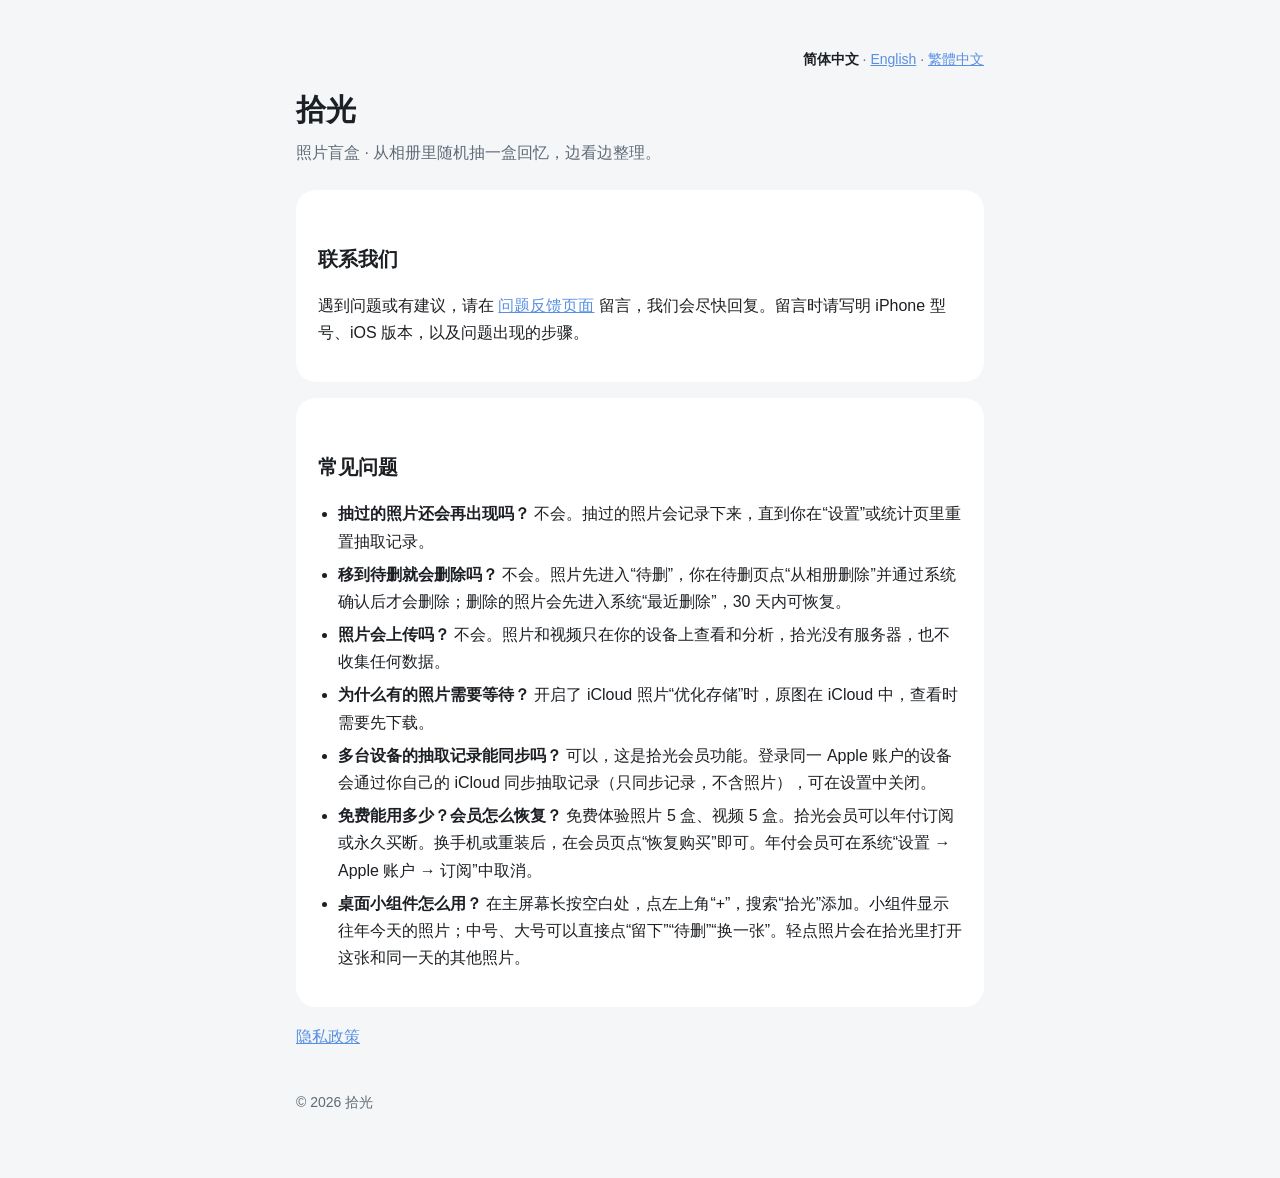
<file: index.html>
<!doctype html>
<html lang="zh-Hans"><head><meta charset="utf-8"><meta name="viewport" content="width=device-width, initial-scale=1">
<title>拾光 · 技术支持</title><link rel="stylesheet" href="style.css"></head>
<body><main>
<nav class="lang"><a href="index.html" aria-current="page">简体中文</a> · <a href="index-en.html">English</a> · <a href="index-zh-Hant.html">繁體中文</a></nav>
<h1>拾光</h1>
<p class="sub">照片盲盒 · 从相册里随机抽一盒回忆，边看边整理。</p>

<div class="card">
<h2>联系我们</h2>
<p>遇到问题或有建议，请在 <a href="https://github.com/Yshfan/shiguang/issues">问题反馈页面</a> 留言，我们会尽快回复。留言时请写明 iPhone 型号、iOS 版本，以及问题出现的步骤。</p>
</div>

<div class="card">
<h2>常见问题</h2>
<ul>
<li><b>抽过的照片还会再出现吗？</b> 不会。抽过的照片会记录下来，直到你在“设置”或统计页里重置抽取记录。</li>
<li><b>移到待删就会删除吗？</b> 不会。照片先进入“待删”，你在待删页点“从相册删除”并通过系统确认后才会删除；删除的照片会先进入系统“最近删除”，30 天内可恢复。</li>
<li><b>照片会上传吗？</b> 不会。照片和视频只在你的设备上查看和分析，拾光没有服务器，也不收集任何数据。</li>
<li><b>为什么有的照片需要等待？</b> 开启了 iCloud 照片“优化存储”时，原图在 iCloud 中，查看时需要先下载。</li>
<li><b>多台设备的抽取记录能同步吗？</b> 可以，这是拾光会员功能。登录同一 Apple 账户的设备会通过你自己的 iCloud 同步抽取记录（只同步记录，不含照片），可在设置中关闭。</li>
<li><b>免费能用多少？会员怎么恢复？</b> 免费体验照片 5 盒、视频 5 盒。拾光会员可以年付订阅或永久买断。换手机或重装后，在会员页点“恢复购买”即可。年付会员可在系统“设置 → Apple 账户 → 订阅”中取消。</li>
<li><b>桌面小组件怎么用？</b> 在主屏幕长按空白处，点左上角“+”，搜索“拾光”添加。小组件显示往年今天的照片；中号、大号可以直接点“留下”“待删”“换一张”。轻点照片会在拾光里打开这张和同一天的其他照片。</li>
</ul>
</div>

<p><a href="privacy.html">隐私政策</a></p>
<footer>© 2026 拾光</footer>
</main></body></html>
</file>
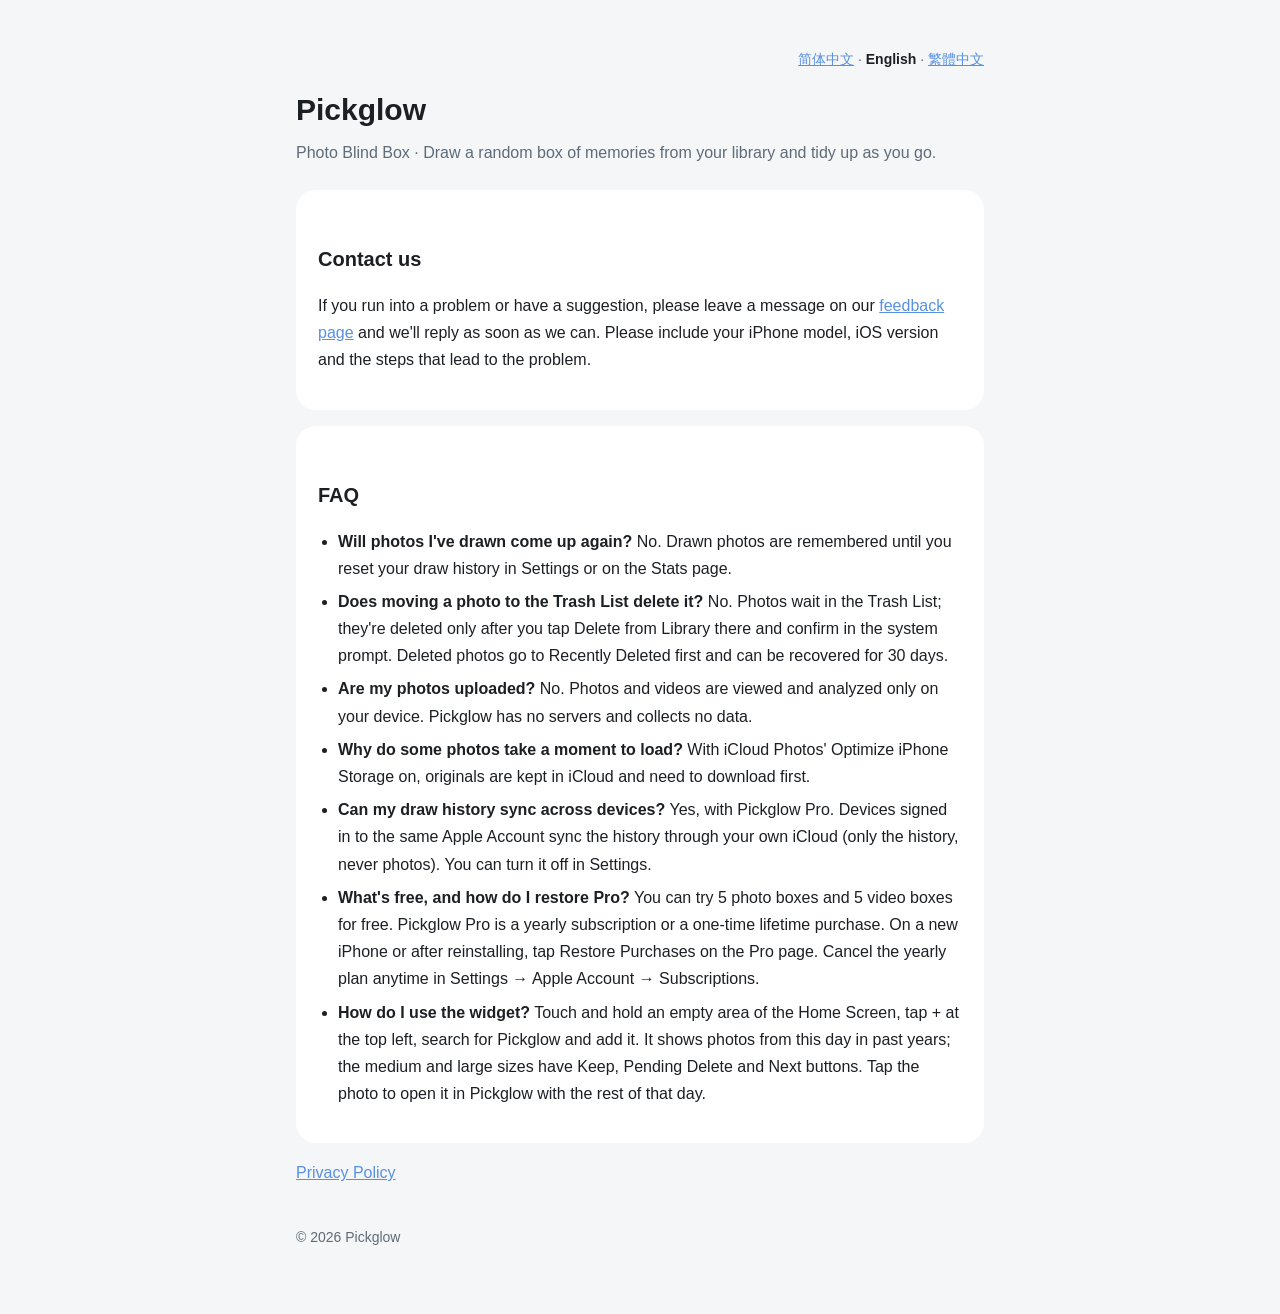
<file: index-en.html>
<!doctype html>
<html lang="en"><head><meta charset="utf-8"><meta name="viewport" content="width=device-width, initial-scale=1">
<title>Pickglow · Support</title><link rel="stylesheet" href="style.css"></head>
<body><main>
<nav class="lang"><a href="index.html">简体中文</a> · <a href="index-en.html" aria-current="page">English</a> · <a href="index-zh-Hant.html">繁體中文</a></nav>
<h1>Pickglow</h1>
<p class="sub">Photo Blind Box · Draw a random box of memories from your library and tidy up as you go.</p>
<div class="card"><h2>Contact us</h2>
<p>If you run into a problem or have a suggestion, please leave a message on our <a href="https://github.com/Yshfan/shiguang/issues">feedback page</a> and we'll reply as soon as we can. Please include your iPhone model, iOS version and the steps that lead to the problem.</p></div>
<div class="card"><h2>FAQ</h2><ul>
<li><b>Will photos I've drawn come up again?</b> No. Drawn photos are remembered until you reset your draw history in Settings or on the Stats page.</li>
<li><b>Does moving a photo to the Trash List delete it?</b> No. Photos wait in the Trash List; they're deleted only after you tap Delete from Library there and confirm in the system prompt. Deleted photos go to Recently Deleted first and can be recovered for 30 days.</li>
<li><b>Are my photos uploaded?</b> No. Photos and videos are viewed and analyzed only on your device. Pickglow has no servers and collects no data.</li>
<li><b>Why do some photos take a moment to load?</b> With iCloud Photos' Optimize iPhone Storage on, originals are kept in iCloud and need to download first.</li>
<li><b>Can my draw history sync across devices?</b> Yes, with Pickglow Pro. Devices signed in to the same Apple Account sync the history through your own iCloud (only the history, never photos). You can turn it off in Settings.</li>
<li><b>What's free, and how do I restore Pro?</b> You can try 5 photo boxes and 5 video boxes for free. Pickglow Pro is a yearly subscription or a one-time lifetime purchase. On a new iPhone or after reinstalling, tap Restore Purchases on the Pro page. Cancel the yearly plan anytime in Settings → Apple Account → Subscriptions.</li>
<li><b>How do I use the widget?</b> Touch and hold an empty area of the Home Screen, tap + at the top left, search for Pickglow and add it. It shows photos from this day in past years; the medium and large sizes have Keep, Pending Delete and Next buttons. Tap the photo to open it in Pickglow with the rest of that day.</li></ul></div>
<p><a href="privacy-en.html">Privacy Policy</a></p>
<footer>© 2026 Pickglow</footer>
</main></body></html>
</file>
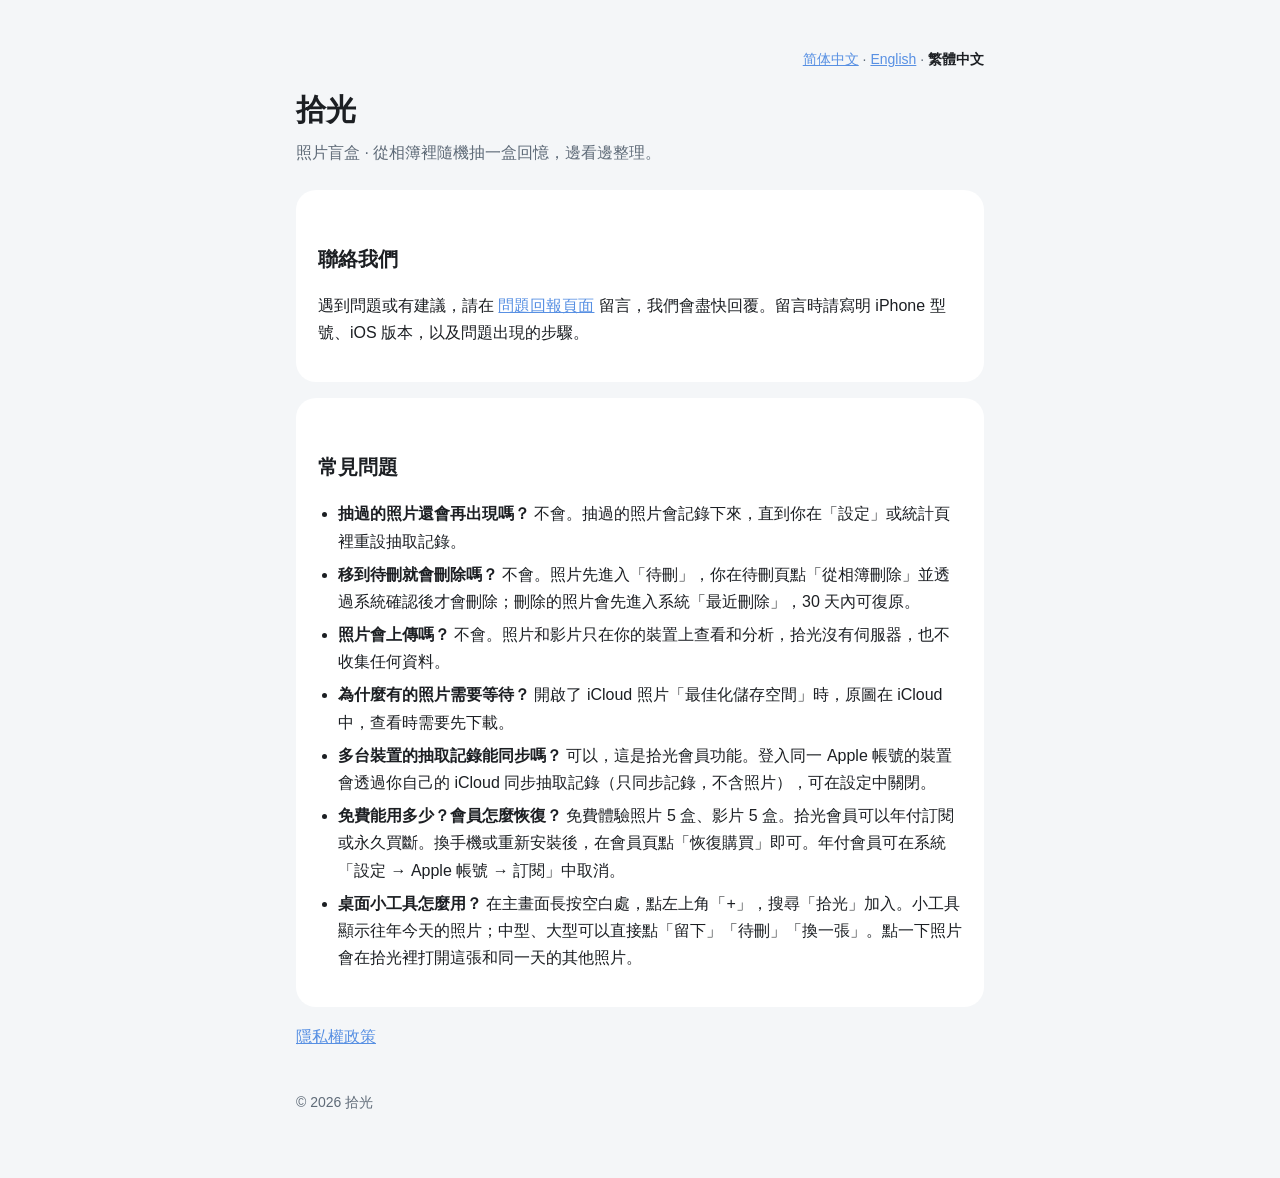
<file: index-zh-Hant.html>
<!doctype html>
<html lang="zh-Hant"><head><meta charset="utf-8"><meta name="viewport" content="width=device-width, initial-scale=1">
<title>拾光 · 技術支援</title><link rel="stylesheet" href="style.css"></head>
<body><main>
<nav class="lang"><a href="index.html">简体中文</a> · <a href="index-en.html">English</a> · <a href="index-zh-Hant.html" aria-current="page">繁體中文</a></nav>
<h1>拾光</h1>
<p class="sub">照片盲盒 · 從相簿裡隨機抽一盒回憶，邊看邊整理。</p>
<div class="card"><h2>聯絡我們</h2>
<p>遇到問題或有建議，請在 <a href="https://github.com/Yshfan/shiguang/issues">問題回報頁面</a> 留言，我們會盡快回覆。留言時請寫明 iPhone 型號、iOS 版本，以及問題出現的步驟。</p></div>
<div class="card"><h2>常見問題</h2><ul>
<li><b>抽過的照片還會再出現嗎？</b> 不會。抽過的照片會記錄下來，直到你在「設定」或統計頁裡重設抽取記錄。</li>
<li><b>移到待刪就會刪除嗎？</b> 不會。照片先進入「待刪」，你在待刪頁點「從相簿刪除」並透過系統確認後才會刪除；刪除的照片會先進入系統「最近刪除」，30 天內可復原。</li>
<li><b>照片會上傳嗎？</b> 不會。照片和影片只在你的裝置上查看和分析，拾光沒有伺服器，也不收集任何資料。</li>
<li><b>為什麼有的照片需要等待？</b> 開啟了 iCloud 照片「最佳化儲存空間」時，原圖在 iCloud 中，查看時需要先下載。</li>
<li><b>多台裝置的抽取記錄能同步嗎？</b> 可以，這是拾光會員功能。登入同一 Apple 帳號的裝置會透過你自己的 iCloud 同步抽取記錄（只同步記錄，不含照片），可在設定中關閉。</li>
<li><b>免費能用多少？會員怎麼恢復？</b> 免費體驗照片 5 盒、影片 5 盒。拾光會員可以年付訂閱或永久買斷。換手機或重新安裝後，在會員頁點「恢復購買」即可。年付會員可在系統「設定 → Apple 帳號 → 訂閱」中取消。</li>
<li><b>桌面小工具怎麼用？</b> 在主畫面長按空白處，點左上角「+」，搜尋「拾光」加入。小工具顯示往年今天的照片；中型、大型可以直接點「留下」「待刪」「換一張」。點一下照片會在拾光裡打開這張和同一天的其他照片。</li></ul></div>
<p><a href="privacy-zh-Hant.html">隱私權政策</a></p>
<footer>© 2026 拾光</footer>
</main></body></html>
</file>
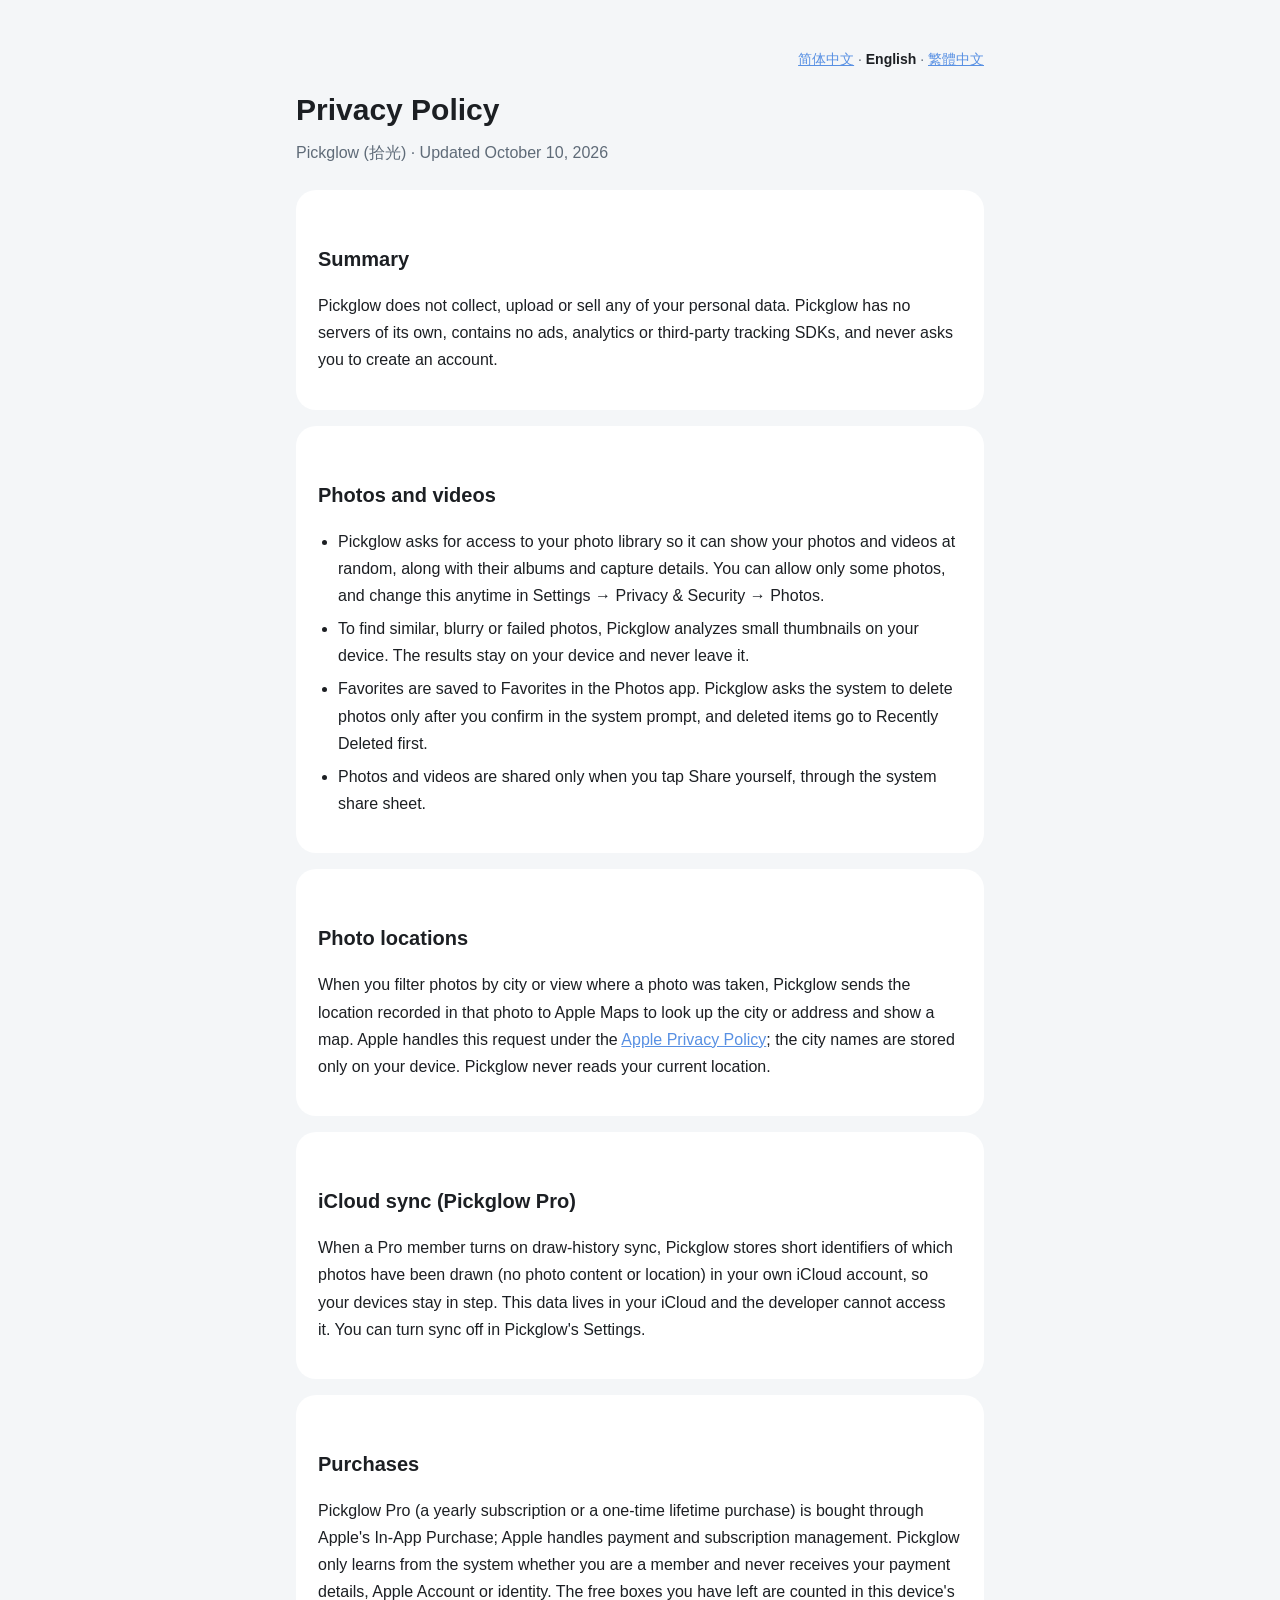
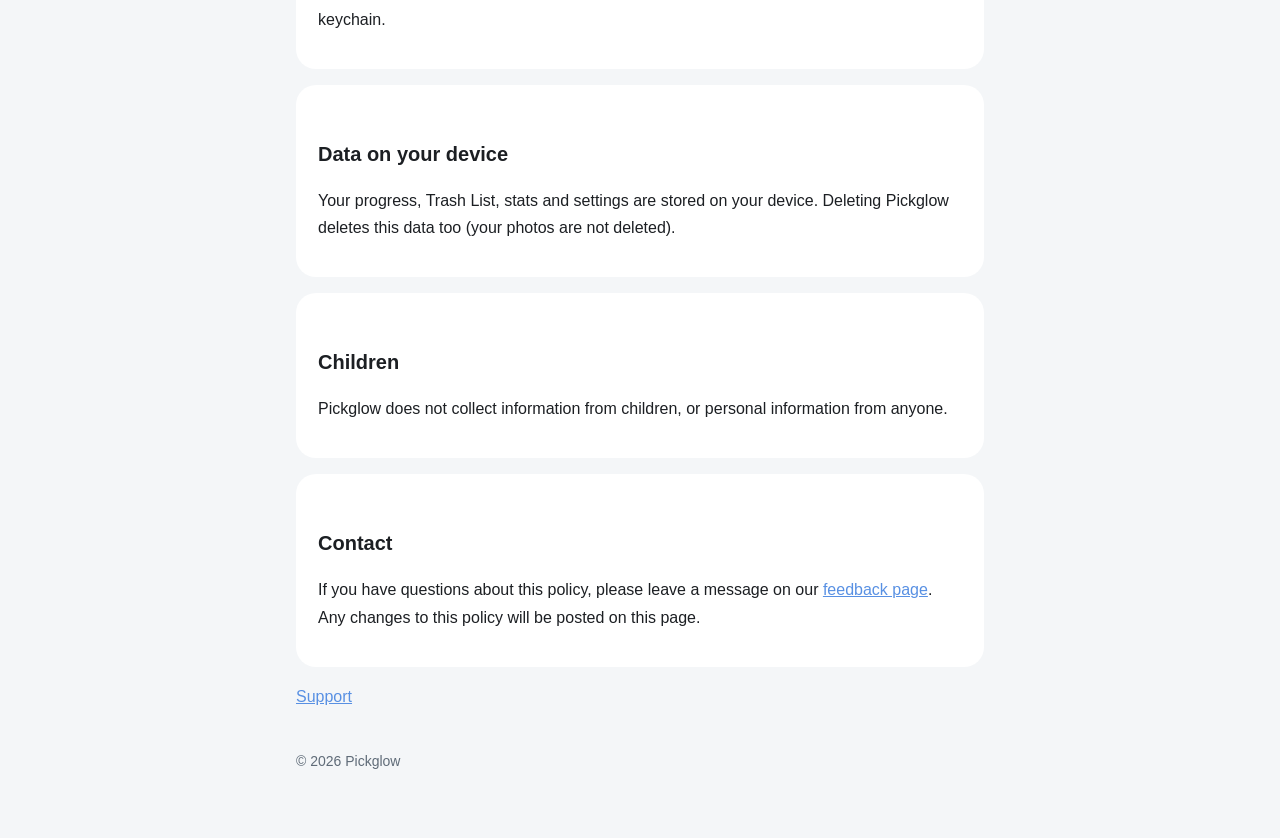
<file: privacy-en.html>
<!doctype html>
<html lang="en"><head><meta charset="utf-8"><meta name="viewport" content="width=device-width, initial-scale=1">
<title>Pickglow · Privacy Policy</title><link rel="stylesheet" href="style.css"></head>
<body><main>
<nav class="lang"><a href="privacy.html">简体中文</a> · <a href="privacy-en.html" aria-current="page">English</a> · <a href="privacy-zh-Hant.html">繁體中文</a></nav>
<h1>Privacy Policy</h1>
<p class="sub">Pickglow (拾光) · Updated October 10, 2026</p>
<div class="card"><h2>Summary</h2>
<p>Pickglow does not collect, upload or sell any of your personal data. Pickglow has no servers of its own, contains no ads, analytics or third-party tracking SDKs, and never asks you to create an account.</p></div>
<div class="card"><h2>Photos and videos</h2><ul>
<li>Pickglow asks for access to your photo library so it can show your photos and videos at random, along with their albums and capture details. You can allow only some photos, and change this anytime in Settings → Privacy &amp; Security → Photos.</li>
<li>To find similar, blurry or failed photos, Pickglow analyzes small thumbnails on your device. The results stay on your device and never leave it.</li>
<li>Favorites are saved to Favorites in the Photos app. Pickglow asks the system to delete photos only after you confirm in the system prompt, and deleted items go to Recently Deleted first.</li>
<li>Photos and videos are shared only when you tap Share yourself, through the system share sheet.</li></ul></div>
<div class="card"><h2>Photo locations</h2>
<p>When you filter photos by city or view where a photo was taken, Pickglow sends the location recorded in that photo to Apple Maps to look up the city or address and show a map. Apple handles this request under the <a href="https://www.apple.com/legal/privacy/">Apple Privacy Policy</a>; the city names are stored only on your device. Pickglow never reads your current location.</p></div>
<div class="card"><h2>iCloud sync (Pickglow Pro)</h2>
<p>When a Pro member turns on draw-history sync, Pickglow stores short identifiers of which photos have been drawn (no photo content or location) in your own iCloud account, so your devices stay in step. This data lives in your iCloud and the developer cannot access it. You can turn sync off in Pickglow's Settings.</p></div>
<div class="card"><h2>Purchases</h2>
<p>Pickglow Pro (a yearly subscription or a one-time lifetime purchase) is bought through Apple's In-App Purchase; Apple handles payment and subscription management. Pickglow only learns from the system whether you are a member and never receives your payment details, Apple Account or identity. The free boxes you have left are counted in this device's keychain.</p></div>
<div class="card"><h2>Data on your device</h2>
<p>Your progress, Trash List, stats and settings are stored on your device. Deleting Pickglow deletes this data too (your photos are not deleted).</p></div>
<div class="card"><h2>Children</h2><p>Pickglow does not collect information from children, or personal information from anyone.</p></div>
<div class="card"><h2>Contact</h2>
<p>If you have questions about this policy, please leave a message on our <a href="https://github.com/Yshfan/shiguang/issues">feedback page</a>. Any changes to this policy will be posted on this page.</p></div>
<p><a href="index-en.html">Support</a></p>
<footer>© 2026 Pickglow</footer>
</main></body></html>
</file>
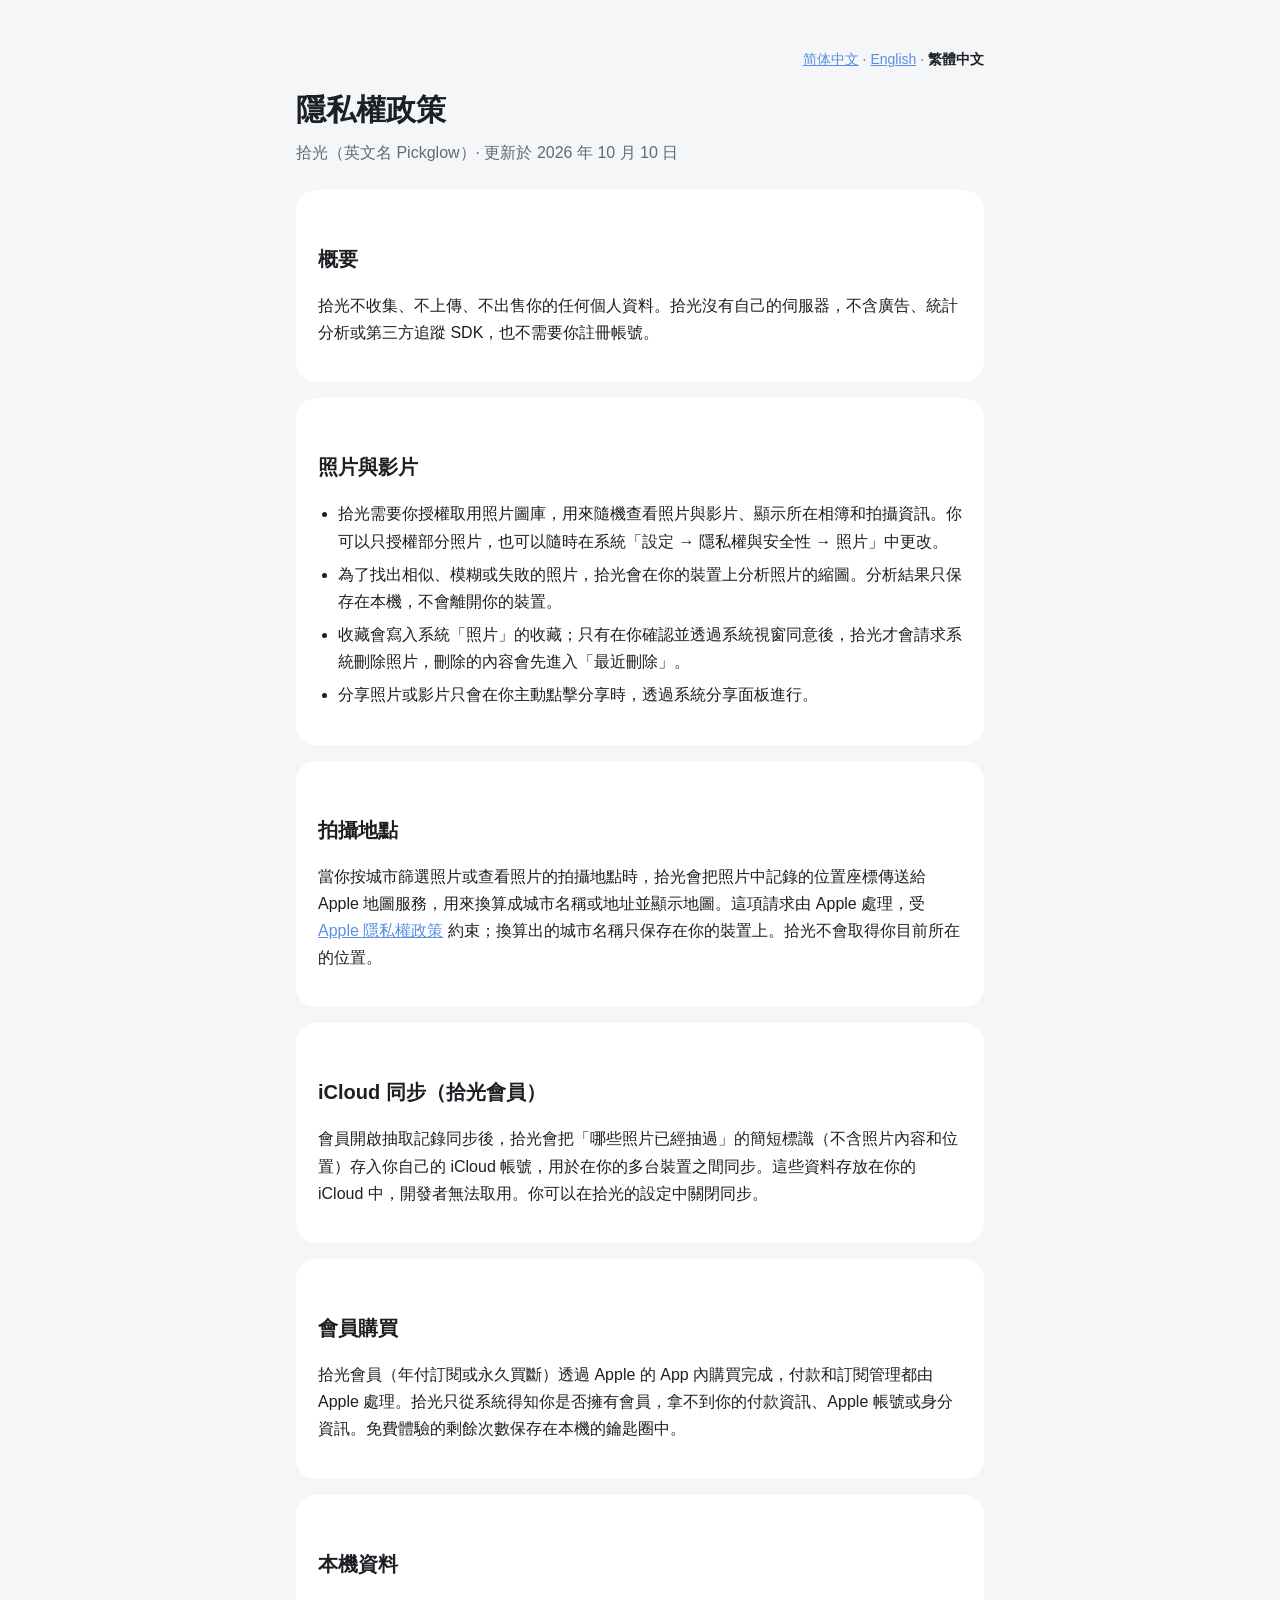
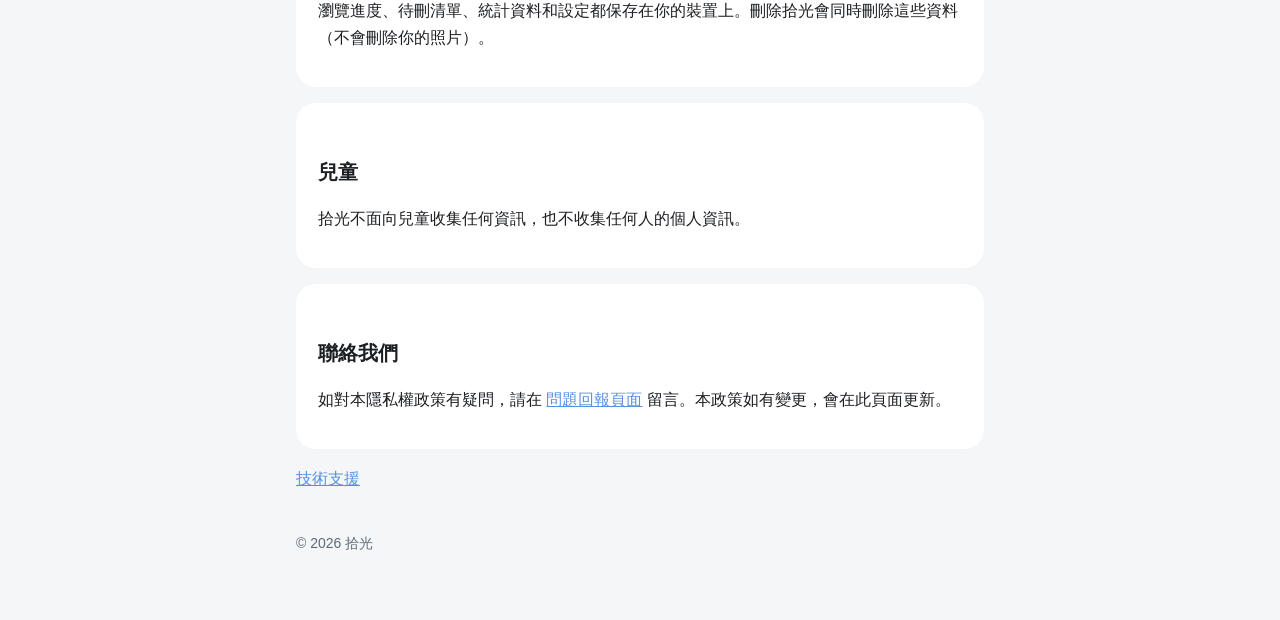
<file: privacy-zh-Hant.html>
<!doctype html>
<html lang="zh-Hant"><head><meta charset="utf-8"><meta name="viewport" content="width=device-width, initial-scale=1">
<title>拾光 · 隱私權政策</title><link rel="stylesheet" href="style.css"></head>
<body><main>
<nav class="lang"><a href="privacy.html">简体中文</a> · <a href="privacy-en.html">English</a> · <a href="privacy-zh-Hant.html" aria-current="page">繁體中文</a></nav>
<h1>隱私權政策</h1>
<p class="sub">拾光（英文名 Pickglow）· 更新於 2026 年 10 月 10 日</p>
<div class="card"><h2>概要</h2>
<p>拾光不收集、不上傳、不出售你的任何個人資料。拾光沒有自己的伺服器，不含廣告、統計分析或第三方追蹤 SDK，也不需要你註冊帳號。</p></div>
<div class="card"><h2>照片與影片</h2><ul>
<li>拾光需要你授權取用照片圖庫，用來隨機查看照片與影片、顯示所在相簿和拍攝資訊。你可以只授權部分照片，也可以隨時在系統「設定 → 隱私權與安全性 → 照片」中更改。</li>
<li>為了找出相似、模糊或失敗的照片，拾光會在你的裝置上分析照片的縮圖。分析結果只保存在本機，不會離開你的裝置。</li>
<li>收藏會寫入系統「照片」的收藏；只有在你確認並透過系統視窗同意後，拾光才會請求系統刪除照片，刪除的內容會先進入「最近刪除」。</li>
<li>分享照片或影片只會在你主動點擊分享時，透過系統分享面板進行。</li></ul></div>
<div class="card"><h2>拍攝地點</h2>
<p>當你按城市篩選照片或查看照片的拍攝地點時，拾光會把照片中記錄的位置座標傳送給 Apple 地圖服務，用來換算成城市名稱或地址並顯示地圖。這項請求由 Apple 處理，受 <a href="https://www.apple.com/legal/privacy/">Apple 隱私權政策</a> 約束；換算出的城市名稱只保存在你的裝置上。拾光不會取得你目前所在的位置。</p></div>
<div class="card"><h2>iCloud 同步（拾光會員）</h2>
<p>會員開啟抽取記錄同步後，拾光會把「哪些照片已經抽過」的簡短標識（不含照片內容和位置）存入你自己的 iCloud 帳號，用於在你的多台裝置之間同步。這些資料存放在你的 iCloud 中，開發者無法取用。你可以在拾光的設定中關閉同步。</p></div>
<div class="card"><h2>會員購買</h2>
<p>拾光會員（年付訂閱或永久買斷）透過 Apple 的 App 內購買完成，付款和訂閱管理都由 Apple 處理。拾光只從系統得知你是否擁有會員，拿不到你的付款資訊、Apple 帳號或身分資訊。免費體驗的剩餘次數保存在本機的鑰匙圈中。</p></div>
<div class="card"><h2>本機資料</h2>
<p>瀏覽進度、待刪清單、統計資料和設定都保存在你的裝置上。刪除拾光會同時刪除這些資料（不會刪除你的照片）。</p></div>
<div class="card"><h2>兒童</h2><p>拾光不面向兒童收集任何資訊，也不收集任何人的個人資訊。</p></div>
<div class="card"><h2>聯絡我們</h2>
<p>如對本隱私權政策有疑問，請在 <a href="https://github.com/Yshfan/shiguang/issues">問題回報頁面</a> 留言。本政策如有變更，會在此頁面更新。</p></div>
<p><a href="index-zh-Hant.html">技術支援</a></p>
<footer>© 2026 拾光</footer>
</main></body></html>
</file>
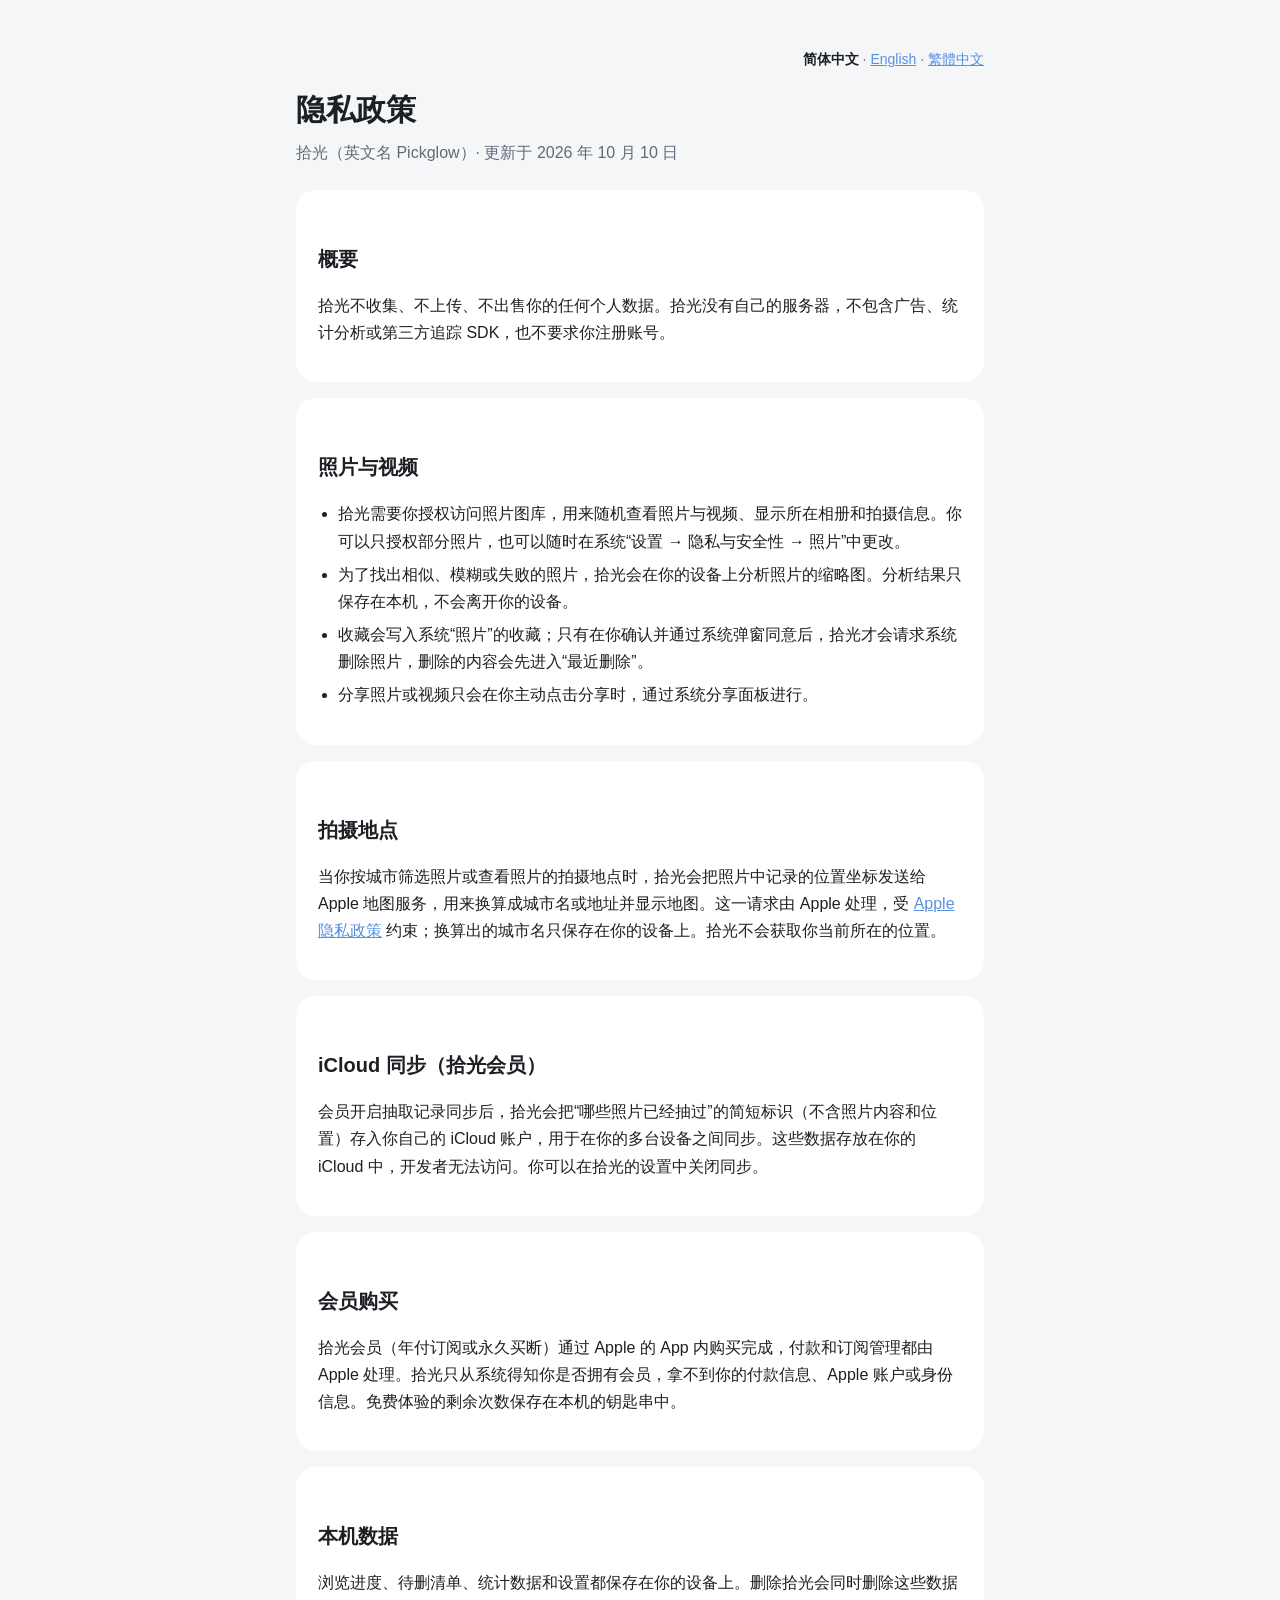
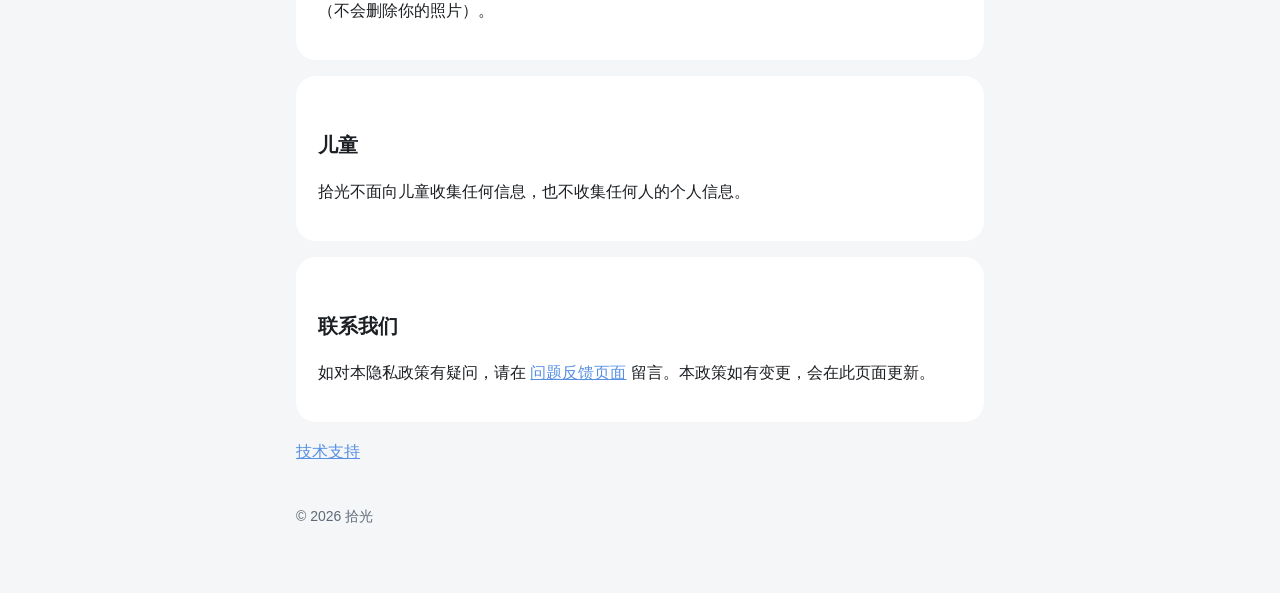
<file: privacy.html>
<!doctype html>
<html lang="zh-Hans"><head><meta charset="utf-8"><meta name="viewport" content="width=device-width, initial-scale=1">
<title>拾光 · 隐私政策</title><link rel="stylesheet" href="style.css"></head>
<body><main>
<nav class="lang"><a href="privacy.html" aria-current="page">简体中文</a> · <a href="privacy-en.html">English</a> · <a href="privacy-zh-Hant.html">繁體中文</a></nav>
<h1>隐私政策</h1>
<p class="sub">拾光（英文名 Pickglow）· 更新于 2026 年 10 月 10 日</p>
<div class="card"><h2>概要</h2>
<p>拾光不收集、不上传、不出售你的任何个人数据。拾光没有自己的服务器，不包含广告、统计分析或第三方追踪 SDK，也不要求你注册账号。</p></div>
<div class="card"><h2>照片与视频</h2><ul>
<li>拾光需要你授权访问照片图库，用来随机查看照片与视频、显示所在相册和拍摄信息。你可以只授权部分照片，也可以随时在系统“设置 → 隐私与安全性 → 照片”中更改。</li>
<li>为了找出相似、模糊或失败的照片，拾光会在你的设备上分析照片的缩略图。分析结果只保存在本机，不会离开你的设备。</li>
<li>收藏会写入系统“照片”的收藏；只有在你确认并通过系统弹窗同意后，拾光才会请求系统删除照片，删除的内容会先进入“最近删除”。</li>
<li>分享照片或视频只会在你主动点击分享时，通过系统分享面板进行。</li></ul></div>
<div class="card"><h2>拍摄地点</h2>
<p>当你按城市筛选照片或查看照片的拍摄地点时，拾光会把照片中记录的位置坐标发送给 Apple 地图服务，用来换算成城市名或地址并显示地图。这一请求由 Apple 处理，受 <a href="https://www.apple.com/legal/privacy/">Apple 隐私政策</a> 约束；换算出的城市名只保存在你的设备上。拾光不会获取你当前所在的位置。</p></div>
<div class="card"><h2>iCloud 同步（拾光会员）</h2>
<p>会员开启抽取记录同步后，拾光会把“哪些照片已经抽过”的简短标识（不含照片内容和位置）存入你自己的 iCloud 账户，用于在你的多台设备之间同步。这些数据存放在你的 iCloud 中，开发者无法访问。你可以在拾光的设置中关闭同步。</p></div>
<div class="card"><h2>会员购买</h2>
<p>拾光会员（年付订阅或永久买断）通过 Apple 的 App 内购买完成，付款和订阅管理都由 Apple 处理。拾光只从系统得知你是否拥有会员，拿不到你的付款信息、Apple 账户或身份信息。免费体验的剩余次数保存在本机的钥匙串中。</p></div>
<div class="card"><h2>本机数据</h2>
<p>浏览进度、待删清单、统计数据和设置都保存在你的设备上。删除拾光会同时删除这些数据（不会删除你的照片）。</p></div>
<div class="card"><h2>儿童</h2><p>拾光不面向儿童收集任何信息，也不收集任何人的个人信息。</p></div>
<div class="card"><h2>联系我们</h2>
<p>如对本隐私政策有疑问，请在 <a href="https://github.com/Yshfan/shiguang/issues">问题反馈页面</a> 留言。本政策如有变更，会在此页面更新。</p></div>
<p><a href="index.html">技术支持</a></p>
<footer>© 2026 拾光</footer>
</main></body></html>
</file>
<file: style.css>
:root { --bg:#f4f6f8; --card:#fff; --text:#1c1f23; --muted:#5f6b78; --accent:#5890e3; }
@media (prefers-color-scheme: dark) { :root { --bg:#11161d; --card:#1b222b; --text:#eef2f6; --muted:#9aa7b4; } }
* { box-sizing:border-box; }
body { margin:0; background:var(--bg); color:var(--text); font:16px/1.7 -apple-system, "PingFang SC", "Helvetica Neue", sans-serif; }
main { max-width:720px; margin:0 auto; padding:48px 16px 64px; }
h1 { font-size:30px; margin:0 0 4px; } h2 { font-size:20px; margin:32px 0 8px; }
.sub { color:var(--muted); margin:0 0 24px; }
.card { background:var(--card); border-radius:20px; padding:20px 22px; margin:16px 0; }
a { color:var(--accent); } ul { padding-left:20px; } li { margin:6px 0; }
footer { color:var(--muted); font-size:14px; margin-top:40px; }
.lang { text-align:right; font-size:14px; color:var(--muted); margin-bottom:12px; }
.lang a[aria-current] { color:var(--text); font-weight:600; text-decoration:none; }
</file>
